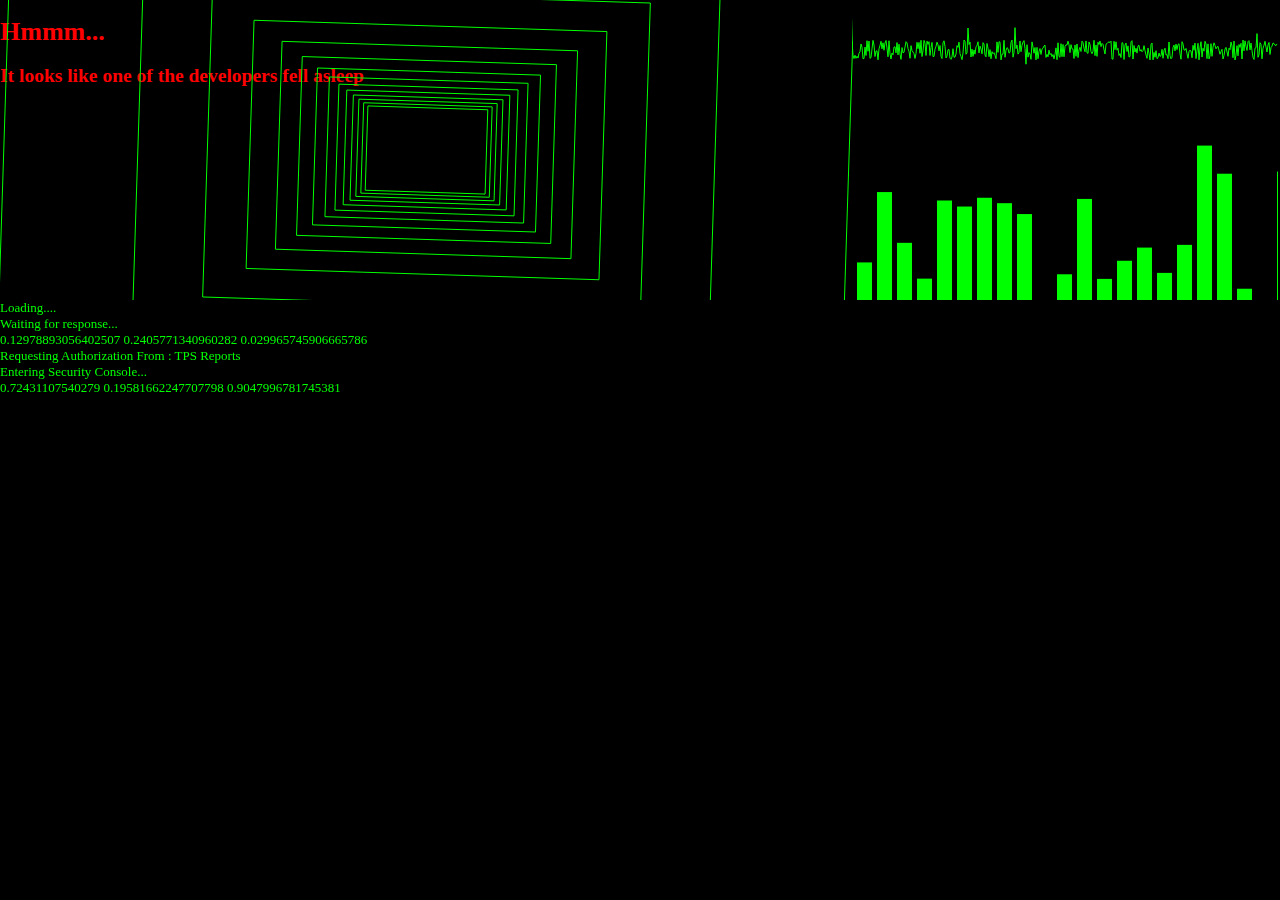
<file: index.html>
<!DOCTYPE html>
<html lang="en">
<head>
    <meta charset="UTF-8">
    <meta http-equiv="X-UA-Compatible" content="IE=edge">
    <meta name="viewport" content="width=device-width, initial-scale=1.0">
    <link rel="stylesheet" href="style.css">
    <link rel="icon" href="img.jpg">
    <title>Yuvi</title>
</head>
<body>
    <div class="txt">
         <h1>Hmmm...</h1>
         <h2>It looks like one of the developers fell asleep</h2>
    </div>
    <canvas class='hacker-3d-shiz'></canvas>
    <canvas class='bars-and-stuff'></canvas>
    <div class="output-console"></div>

    
    <script src="script.js"></script>
</body>
</html>
</file>
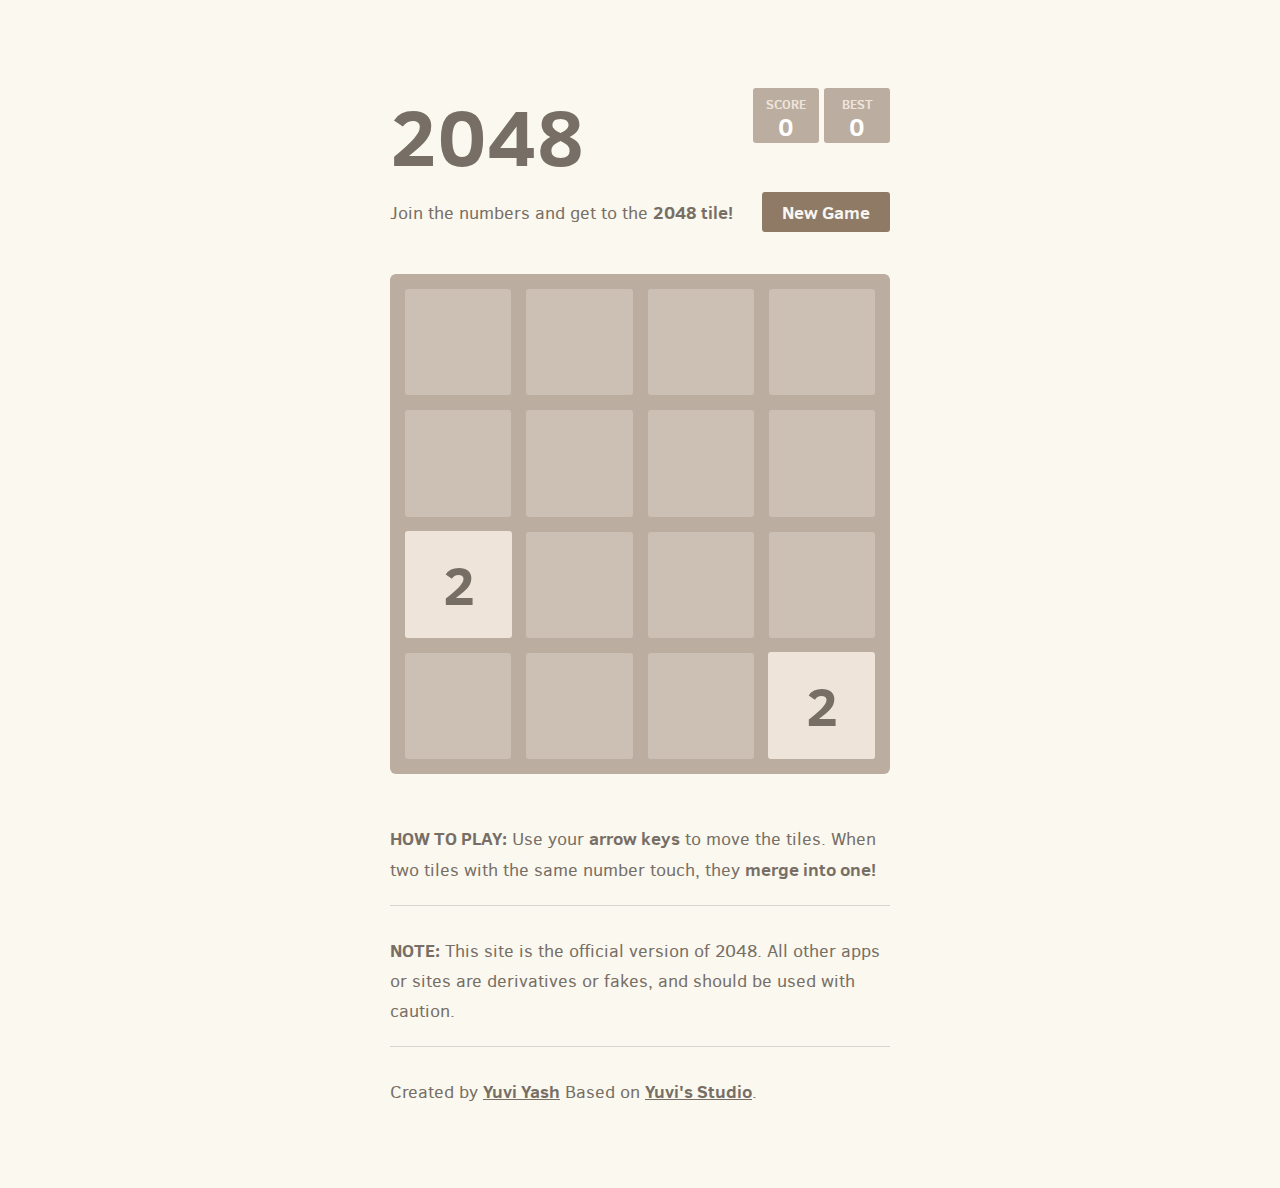
<file: 2048/index.html>
<!DOCTYPE html>
<html>
<head>
  <meta charset="utf-8">
  <title>2048 by Yuvi</title>

  <link href="style/main.css" rel="stylesheet" type="text/css">
  <link rel="shortcut icon" href="favicon.ico">
  <link rel="apple-touch-icon" href="meta/apple-touch-icon.png">
  <link rel="apple-touch-startup-image" href="meta/apple-touch-startup-image-640x1096.png" media="(device-width: 320px) and (device-height: 568px) and (-webkit-device-pixel-ratio: 2)"> <!-- iPhone 5+ -->
  <link rel="apple-touch-startup-image" href="meta/apple-touch-startup-image-640x920.png"  media="(device-width: 320px) and (device-height: 480px) and (-webkit-device-pixel-ratio: 2)"> <!-- iPhone, retina -->
  <meta name="apple-mobile-web-app-capable" content="yes">
  <meta name="apple-mobile-web-app-status-bar-style" content="black">

  <meta name="HandheldFriendly" content="True">
  <meta name="MobileOptimized" content="320">
  <meta name="viewport" content="width=device-width, target-densitydpi=160dpi, initial-scale=1.0, maximum-scale=1, user-scalable=no, minimal-ui">
</head>
<body>
  <div class="container">
    <div class="heading">
      <h1 class="title">2048</h1>
      <div class="scores-container">
        <div class="score-container">0</div>
        <div class="best-container">0</div>
      </div>
    </div>

    <div class="above-game">
      <p class="game-intro">Join the numbers and get to the <strong>2048 tile!</strong></p>
      <a class="restart-button">New Game</a>
    </div>

    <div class="game-container">
      <div class="game-message">
        <p></p>
        <div class="lower">
	        <a class="keep-playing-button">Keep going</a>
          <a class="retry-button">Try again</a>
        </div>
      </div>

      <div class="grid-container">
        <div class="grid-row">
          <div class="grid-cell"></div>
          <div class="grid-cell"></div>
          <div class="grid-cell"></div>
          <div class="grid-cell"></div>
        </div>
        <div class="grid-row">
          <div class="grid-cell"></div>
          <div class="grid-cell"></div>
          <div class="grid-cell"></div>
          <div class="grid-cell"></div>
        </div>
        <div class="grid-row">
          <div class="grid-cell"></div>
          <div class="grid-cell"></div>
          <div class="grid-cell"></div>
          <div class="grid-cell"></div>
        </div>
        <div class="grid-row">
          <div class="grid-cell"></div>
          <div class="grid-cell"></div>
          <div class="grid-cell"></div>
          <div class="grid-cell"></div>
        </div>
      </div>

      <div class="tile-container">

      </div>
    </div>

    <p class="game-explanation">
      <strong class="important">How to play:</strong> Use your <strong>arrow keys</strong> to move the tiles. When two tiles with the same number touch, they <strong>merge into one!</strong>
    </p>
    <hr>
    <p>
    <strong class="important">Note:</strong> This site is the official version of 2048. All other apps or sites are derivatives or fakes, and should be used with caution.
    </p>
    <hr>
    <p>
    Created by <a href="http://yuviyash.com" target="_blank">Yuvi Yash</a> Based on <a href="https://yuviyash.com/studio" target="_blank">Yuvi's Studio</a>.
    </p>
  </div>

  <script src="js/bind_polyfill.js"></script>
  <script src="js/classlist_polyfill.js"></script>
  <script src="js/animframe_polyfill.js"></script>
  <script src="js/keyboard_input_manager.js"></script>
  <script src="js/html_actuator.js"></script>
  <script src="js/grid.js"></script>
  <script src="js/tile.js"></script>
  <script src="js/local_storage_manager.js"></script>
  <script src="js/game_manager.js"></script>
  <script src="js/application.js"></script>
</body>
</html>
</file>
<file: style.css>
@font-face {
  font-family: 'Source Code Pro';
  font-style: normal;
  font-weight: 400;
  src: local('Source Code Pro'), local('SourceCodePro-Regular'), url(https://themes.googleusercontent.com/static/fonts/sourcecodepro/v4/mrl8jkM18OlOQN8JLgasDxM0YzuT7MdOe03otPbuUS0.woff) format('woff');
}

body {
    font-family: Source Code Pro;
    background:#000;
    color: #00FF00;
    margin:0;
    font-size: 13px;
}
canvas {
    position:absolute;
    top:0;
    left:0;
}
.bars-and-stuff{
    left:66.6%;
}

.output-console {
    position:fixed;
    overflow:hidden;
}
p{margin:0}

.txt{
    color: red;
}
</file>
<file: 2048/style/main.css>
@import url(fonts/clear-sans.css);
html, body {
  margin: 0;
  padding: 0;
  background: #faf8ef;
  color: #776e65;
  font-family: "Clear Sans", "Helvetica Neue", Arial, sans-serif;
  font-size: 18px; }

body {
  margin: 80px 0; }

.heading:after {
  content: "";
  display: block;
  clear: both; }

h1.title {
  font-size: 80px;
  font-weight: bold;
  margin: 0;
  display: block;
  float: left; }

@-webkit-keyframes move-up {
  0% {
    top: 25px;
    opacity: 1; }

  100% {
    top: -50px;
    opacity: 0; } }
@-moz-keyframes move-up {
  0% {
    top: 25px;
    opacity: 1; }

  100% {
    top: -50px;
    opacity: 0; } }
@keyframes move-up {
  0% {
    top: 25px;
    opacity: 1; }

  100% {
    top: -50px;
    opacity: 0; } }
.scores-container {
  float: right;
  text-align: right; }

.score-container, .best-container {
  position: relative;
  display: inline-block;
  background: #bbada0;
  padding: 15px 25px;
  font-size: 25px;
  height: 25px;
  line-height: 47px;
  font-weight: bold;
  border-radius: 3px;
  color: white;
  margin-top: 8px;
  text-align: center; }
  .score-container:after, .best-container:after {
    position: absolute;
    width: 100%;
    top: 10px;
    left: 0;
    text-transform: uppercase;
    font-size: 13px;
    line-height: 13px;
    text-align: center;
    color: #eee4da; }
  .score-container .score-addition, .best-container .score-addition {
    position: absolute;
    right: 30px;
    color: red;
    font-size: 25px;
    line-height: 25px;
    font-weight: bold;
    color: rgba(119, 110, 101, 0.9);
    z-index: 100;
    -webkit-animation: move-up 600ms ease-in;
    -moz-animation: move-up 600ms ease-in;
    animation: move-up 600ms ease-in;
    -webkit-animation-fill-mode: both;
    -moz-animation-fill-mode: both;
    animation-fill-mode: both; }

.score-container:after {
  content: "Score"; }

.best-container:after {
  content: "Best"; }

p {
  margin-top: 0;
  margin-bottom: 10px;
  line-height: 1.65; }

a {
  color: #776e65;
  font-weight: bold;
  text-decoration: underline;
  cursor: pointer; }

strong.important {
  text-transform: uppercase; }

hr {
  border: none;
  border-bottom: 1px solid #d8d4d0;
  margin-top: 20px;
  margin-bottom: 30px; }

.container {
  width: 500px;
  margin: 0 auto; }

@-webkit-keyframes fade-in {
  0% {
    opacity: 0; }

  100% {
    opacity: 1; } }
@-moz-keyframes fade-in {
  0% {
    opacity: 0; }

  100% {
    opacity: 1; } }
@keyframes fade-in {
  0% {
    opacity: 0; }

  100% {
    opacity: 1; } }
.game-container {
  margin-top: 40px;
  position: relative;
  padding: 15px;
  cursor: default;
  -webkit-touch-callout: none;
  -ms-touch-callout: none;
  -webkit-user-select: none;
  -moz-user-select: none;
  -ms-user-select: none;
  -ms-touch-action: none;
  touch-action: none;
  background: #bbada0;
  border-radius: 6px;
  width: 500px;
  height: 500px;
  -webkit-box-sizing: border-box;
  -moz-box-sizing: border-box;
  box-sizing: border-box; }
  .game-container .game-message {
    display: none;
    position: absolute;
    top: 0;
    right: 0;
    bottom: 0;
    left: 0;
    background: rgba(238, 228, 218, 0.5);
    z-index: 100;
    text-align: center;
    -webkit-animation: fade-in 800ms ease 1200ms;
    -moz-animation: fade-in 800ms ease 1200ms;
    animation: fade-in 800ms ease 1200ms;
    -webkit-animation-fill-mode: both;
    -moz-animation-fill-mode: both;
    animation-fill-mode: both; }
    .game-container .game-message p {
      font-size: 60px;
      font-weight: bold;
      height: 60px;
      line-height: 60px;
      margin-top: 222px; }
    .game-container .game-message .lower {
      display: block;
      margin-top: 59px; }
    .game-container .game-message a {
      display: inline-block;
      background: #8f7a66;
      border-radius: 3px;
      padding: 0 20px;
      text-decoration: none;
      color: #f9f6f2;
      height: 40px;
      line-height: 42px;
      margin-left: 9px; }
      .game-container .game-message a.keep-playing-button {
        display: none; }
    .game-container .game-message.game-won {
      background: rgba(237, 194, 46, 0.5);
      color: #f9f6f2; }
      .game-container .game-message.game-won a.keep-playing-button {
        display: inline-block; }
    .game-container .game-message.game-won, .game-container .game-message.game-over {
      display: block; }

.grid-container {
  position: absolute;
  z-index: 1; }

.grid-row {
  margin-bottom: 15px; }
  .grid-row:last-child {
    margin-bottom: 0; }
  .grid-row:after {
    content: "";
    display: block;
    clear: both; }

.grid-cell {
  width: 106.25px;
  height: 106.25px;
  margin-right: 15px;
  float: left;
  border-radius: 3px;
  background: rgba(238, 228, 218, 0.35); }
  .grid-cell:last-child {
    margin-right: 0; }

.tile-container {
  position: absolute;
  z-index: 2; }

.tile, .tile .tile-inner {
  width: 107px;
  height: 107px;
  line-height: 107px; }
.tile.tile-position-1-1 {
  -webkit-transform: translate(0px, 0px);
  -moz-transform: translate(0px, 0px);
  -ms-transform: translate(0px, 0px);
  transform: translate(0px, 0px); }
.tile.tile-position-1-2 {
  -webkit-transform: translate(0px, 121px);
  -moz-transform: translate(0px, 121px);
  -ms-transform: translate(0px, 121px);
  transform: translate(0px, 121px); }
.tile.tile-position-1-3 {
  -webkit-transform: translate(0px, 242px);
  -moz-transform: translate(0px, 242px);
  -ms-transform: translate(0px, 242px);
  transform: translate(0px, 242px); }
.tile.tile-position-1-4 {
  -webkit-transform: translate(0px, 363px);
  -moz-transform: translate(0px, 363px);
  -ms-transform: translate(0px, 363px);
  transform: translate(0px, 363px); }
.tile.tile-position-2-1 {
  -webkit-transform: translate(121px, 0px);
  -moz-transform: translate(121px, 0px);
  -ms-transform: translate(121px, 0px);
  transform: translate(121px, 0px); }
.tile.tile-position-2-2 {
  -webkit-transform: translate(121px, 121px);
  -moz-transform: translate(121px, 121px);
  -ms-transform: translate(121px, 121px);
  transform: translate(121px, 121px); }
.tile.tile-position-2-3 {
  -webkit-transform: translate(121px, 242px);
  -moz-transform: translate(121px, 242px);
  -ms-transform: translate(121px, 242px);
  transform: translate(121px, 242px); }
.tile.tile-position-2-4 {
  -webkit-transform: translate(121px, 363px);
  -moz-transform: translate(121px, 363px);
  -ms-transform: translate(121px, 363px);
  transform: translate(121px, 363px); }
.tile.tile-position-3-1 {
  -webkit-transform: translate(242px, 0px);
  -moz-transform: translate(242px, 0px);
  -ms-transform: translate(242px, 0px);
  transform: translate(242px, 0px); }
.tile.tile-position-3-2 {
  -webkit-transform: translate(242px, 121px);
  -moz-transform: translate(242px, 121px);
  -ms-transform: translate(242px, 121px);
  transform: translate(242px, 121px); }
.tile.tile-position-3-3 {
  -webkit-transform: translate(242px, 242px);
  -moz-transform: translate(242px, 242px);
  -ms-transform: translate(242px, 242px);
  transform: translate(242px, 242px); }
.tile.tile-position-3-4 {
  -webkit-transform: translate(242px, 363px);
  -moz-transform: translate(242px, 363px);
  -ms-transform: translate(242px, 363px);
  transform: translate(242px, 363px); }
.tile.tile-position-4-1 {
  -webkit-transform: translate(363px, 0px);
  -moz-transform: translate(363px, 0px);
  -ms-transform: translate(363px, 0px);
  transform: translate(363px, 0px); }
.tile.tile-position-4-2 {
  -webkit-transform: translate(363px, 121px);
  -moz-transform: translate(363px, 121px);
  -ms-transform: translate(363px, 121px);
  transform: translate(363px, 121px); }
.tile.tile-position-4-3 {
  -webkit-transform: translate(363px, 242px);
  -moz-transform: translate(363px, 242px);
  -ms-transform: translate(363px, 242px);
  transform: translate(363px, 242px); }
.tile.tile-position-4-4 {
  -webkit-transform: translate(363px, 363px);
  -moz-transform: translate(363px, 363px);
  -ms-transform: translate(363px, 363px);
  transform: translate(363px, 363px); }

.tile {
  position: absolute;
  -webkit-transition: 100ms ease-in-out;
  -moz-transition: 100ms ease-in-out;
  transition: 100ms ease-in-out;
  -webkit-transition-property: -webkit-transform;
  -moz-transition-property: -moz-transform;
  transition-property: transform; }
  .tile .tile-inner {
    border-radius: 3px;
    background: #eee4da;
    text-align: center;
    font-weight: bold;
    z-index: 10;
    font-size: 55px; }
  .tile.tile-2 .tile-inner {
    background: #eee4da;
    box-shadow: 0 0 30px 10px rgba(243, 215, 116, 0), inset 0 0 0 1px rgba(255, 255, 255, 0); }
  .tile.tile-4 .tile-inner {
    background: #ede0c8;
    box-shadow: 0 0 30px 10px rgba(243, 215, 116, 0), inset 0 0 0 1px rgba(255, 255, 255, 0); }
  .tile.tile-8 .tile-inner {
    color: #f9f6f2;
    background: #f2b179; }
  .tile.tile-16 .tile-inner {
    color: #f9f6f2;
    background: #f59563; }
  .tile.tile-32 .tile-inner {
    color: #f9f6f2;
    background: #f67c5f; }
  .tile.tile-64 .tile-inner {
    color: #f9f6f2;
    background: #f65e3b; }
  .tile.tile-128 .tile-inner {
    color: #f9f6f2;
    background: #edcf72;
    box-shadow: 0 0 30px 10px rgba(243, 215, 116, 0.2381), inset 0 0 0 1px rgba(255, 255, 255, 0.14286);
    font-size: 45px; }
    @media screen and (max-width: 520px) {
      .tile.tile-128 .tile-inner {
        font-size: 25px; } }
  .tile.tile-256 .tile-inner {
    color: #f9f6f2;
    background: #edcc61;
    box-shadow: 0 0 30px 10px rgba(243, 215, 116, 0.31746), inset 0 0 0 1px rgba(255, 255, 255, 0.19048);
    font-size: 45px; }
    @media screen and (max-width: 520px) {
      .tile.tile-256 .tile-inner {
        font-size: 25px; } }
  .tile.tile-512 .tile-inner {
    color: #f9f6f2;
    background: #edc850;
    box-shadow: 0 0 30px 10px rgba(243, 215, 116, 0.39683), inset 0 0 0 1px rgba(255, 255, 255, 0.2381);
    font-size: 45px; }
    @media screen and (max-width: 520px) {
      .tile.tile-512 .tile-inner {
        font-size: 25px; } }
  .tile.tile-1024 .tile-inner {
    color: #f9f6f2;
    background: #edc53f;
    box-shadow: 0 0 30px 10px rgba(243, 215, 116, 0.47619), inset 0 0 0 1px rgba(255, 255, 255, 0.28571);
    font-size: 35px; }
    @media screen and (max-width: 520px) {
      .tile.tile-1024 .tile-inner {
        font-size: 15px; } }
  .tile.tile-2048 .tile-inner {
    color: #f9f6f2;
    background: #edc22e;
    box-shadow: 0 0 30px 10px rgba(243, 215, 116, 0.55556), inset 0 0 0 1px rgba(255, 255, 255, 0.33333);
    font-size: 35px; }
    @media screen and (max-width: 520px) {
      .tile.tile-2048 .tile-inner {
        font-size: 15px; } }
  .tile.tile-super .tile-inner {
    color: #f9f6f2;
    background: #3c3a32;
    font-size: 30px; }
    @media screen and (max-width: 520px) {
      .tile.tile-super .tile-inner {
        font-size: 10px; } }

@-webkit-keyframes appear {
  0% {
    opacity: 0;
    -webkit-transform: scale(0);
    -moz-transform: scale(0);
    -ms-transform: scale(0);
    transform: scale(0); }

  100% {
    opacity: 1;
    -webkit-transform: scale(1);
    -moz-transform: scale(1);
    -ms-transform: scale(1);
    transform: scale(1); } }
@-moz-keyframes appear {
  0% {
    opacity: 0;
    -webkit-transform: scale(0);
    -moz-transform: scale(0);
    -ms-transform: scale(0);
    transform: scale(0); }

  100% {
    opacity: 1;
    -webkit-transform: scale(1);
    -moz-transform: scale(1);
    -ms-transform: scale(1);
    transform: scale(1); } }
@keyframes appear {
  0% {
    opacity: 0;
    -webkit-transform: scale(0);
    -moz-transform: scale(0);
    -ms-transform: scale(0);
    transform: scale(0); }

  100% {
    opacity: 1;
    -webkit-transform: scale(1);
    -moz-transform: scale(1);
    -ms-transform: scale(1);
    transform: scale(1); } }
.tile-new .tile-inner {
  -webkit-animation: appear 200ms ease 100ms;
  -moz-animation: appear 200ms ease 100ms;
  animation: appear 200ms ease 100ms;
  -webkit-animation-fill-mode: backwards;
  -moz-animation-fill-mode: backwards;
  animation-fill-mode: backwards; }

@-webkit-keyframes pop {
  0% {
    -webkit-transform: scale(0);
    -moz-transform: scale(0);
    -ms-transform: scale(0);
    transform: scale(0); }

  50% {
    -webkit-transform: scale(1.2);
    -moz-transform: scale(1.2);
    -ms-transform: scale(1.2);
    transform: scale(1.2); }

  100% {
    -webkit-transform: scale(1);
    -moz-transform: scale(1);
    -ms-transform: scale(1);
    transform: scale(1); } }
@-moz-keyframes pop {
  0% {
    -webkit-transform: scale(0);
    -moz-transform: scale(0);
    -ms-transform: scale(0);
    transform: scale(0); }

  50% {
    -webkit-transform: scale(1.2);
    -moz-transform: scale(1.2);
    -ms-transform: scale(1.2);
    transform: scale(1.2); }

  100% {
    -webkit-transform: scale(1);
    -moz-transform: scale(1);
    -ms-transform: scale(1);
    transform: scale(1); } }
@keyframes pop {
  0% {
    -webkit-transform: scale(0);
    -moz-transform: scale(0);
    -ms-transform: scale(0);
    transform: scale(0); }

  50% {
    -webkit-transform: scale(1.2);
    -moz-transform: scale(1.2);
    -ms-transform: scale(1.2);
    transform: scale(1.2); }

  100% {
    -webkit-transform: scale(1);
    -moz-transform: scale(1);
    -ms-transform: scale(1);
    transform: scale(1); } }
.tile-merged .tile-inner {
  z-index: 20;
  -webkit-animation: pop 200ms ease 100ms;
  -moz-animation: pop 200ms ease 100ms;
  animation: pop 200ms ease 100ms;
  -webkit-animation-fill-mode: backwards;
  -moz-animation-fill-mode: backwards;
  animation-fill-mode: backwards; }

.above-game:after {
  content: "";
  display: block;
  clear: both; }

.game-intro {
  float: left;
  line-height: 42px;
  margin-bottom: 0; }

.restart-button {
  display: inline-block;
  background: #8f7a66;
  border-radius: 3px;
  padding: 0 20px;
  text-decoration: none;
  color: #f9f6f2;
  height: 40px;
  line-height: 42px;
  display: block;
  text-align: center;
  float: right; }

.game-explanation {
  margin-top: 50px; }

@media screen and (max-width: 520px) {
  html, body {
    font-size: 15px; }

  body {
    margin: 20px 0;
    padding: 0 20px; }

  h1.title {
    font-size: 27px;
    margin-top: 15px; }

  .container {
    width: 280px;
    margin: 0 auto; }

  .score-container, .best-container {
    margin-top: 0;
    padding: 15px 10px;
    min-width: 40px; }

  .heading {
    margin-bottom: 10px; }

  .game-intro {
    width: 55%;
    display: block;
    box-sizing: border-box;
    line-height: 1.65; }

  .restart-button {
    width: 42%;
    padding: 0;
    display: block;
    box-sizing: border-box;
    margin-top: 2px; }

  .game-container {
    margin-top: 17px;
    position: relative;
    padding: 10px;
    cursor: default;
    -webkit-touch-callout: none;
    -ms-touch-callout: none;
    -webkit-user-select: none;
    -moz-user-select: none;
    -ms-user-select: none;
    -ms-touch-action: none;
    touch-action: none;
    background: #bbada0;
    border-radius: 6px;
    width: 280px;
    height: 280px;
    -webkit-box-sizing: border-box;
    -moz-box-sizing: border-box;
    box-sizing: border-box; }
    .game-container .game-message {
      display: none;
      position: absolute;
      top: 0;
      right: 0;
      bottom: 0;
      left: 0;
      background: rgba(238, 228, 218, 0.5);
      z-index: 100;
      text-align: center;
      -webkit-animation: fade-in 800ms ease 1200ms;
      -moz-animation: fade-in 800ms ease 1200ms;
      animation: fade-in 800ms ease 1200ms;
      -webkit-animation-fill-mode: both;
      -moz-animation-fill-mode: both;
      animation-fill-mode: both; }
      .game-container .game-message p {
        font-size: 60px;
        font-weight: bold;
        height: 60px;
        line-height: 60px;
        margin-top: 222px; }
      .game-container .game-message .lower {
        display: block;
        margin-top: 59px; }
      .game-container .game-message a {
        display: inline-block;
        background: #8f7a66;
        border-radius: 3px;
        padding: 0 20px;
        text-decoration: none;
        color: #f9f6f2;
        height: 40px;
        line-height: 42px;
        margin-left: 9px; }
        .game-container .game-message a.keep-playing-button {
          display: none; }
      .game-container .game-message.game-won {
        background: rgba(237, 194, 46, 0.5);
        color: #f9f6f2; }
        .game-container .game-message.game-won a.keep-playing-button {
          display: inline-block; }
      .game-container .game-message.game-won, .game-container .game-message.game-over {
        display: block; }

  .grid-container {
    position: absolute;
    z-index: 1; }

  .grid-row {
    margin-bottom: 10px; }
    .grid-row:last-child {
      margin-bottom: 0; }
    .grid-row:after {
      content: "";
      display: block;
      clear: both; }

  .grid-cell {
    width: 57.5px;
    height: 57.5px;
    margin-right: 10px;
    float: left;
    border-radius: 3px;
    background: rgba(238, 228, 218, 0.35); }
    .grid-cell:last-child {
      margin-right: 0; }

  .tile-container {
    position: absolute;
    z-index: 2; }

  .tile, .tile .tile-inner {
    width: 58px;
    height: 58px;
    line-height: 58px; }
  .tile.tile-position-1-1 {
    -webkit-transform: translate(0px, 0px);
    -moz-transform: translate(0px, 0px);
    -ms-transform: translate(0px, 0px);
    transform: translate(0px, 0px); }
  .tile.tile-position-1-2 {
    -webkit-transform: translate(0px, 67px);
    -moz-transform: translate(0px, 67px);
    -ms-transform: translate(0px, 67px);
    transform: translate(0px, 67px); }
  .tile.tile-position-1-3 {
    -webkit-transform: translate(0px, 135px);
    -moz-transform: translate(0px, 135px);
    -ms-transform: translate(0px, 135px);
    transform: translate(0px, 135px); }
  .tile.tile-position-1-4 {
    -webkit-transform: translate(0px, 202px);
    -moz-transform: translate(0px, 202px);
    -ms-transform: translate(0px, 202px);
    transform: translate(0px, 202px); }
  .tile.tile-position-2-1 {
    -webkit-transform: translate(67px, 0px);
    -moz-transform: translate(67px, 0px);
    -ms-transform: translate(67px, 0px);
    transform: translate(67px, 0px); }
  .tile.tile-position-2-2 {
    -webkit-transform: translate(67px, 67px);
    -moz-transform: translate(67px, 67px);
    -ms-transform: translate(67px, 67px);
    transform: translate(67px, 67px); }
  .tile.tile-position-2-3 {
    -webkit-transform: translate(67px, 135px);
    -moz-transform: translate(67px, 135px);
    -ms-transform: translate(67px, 135px);
    transform: translate(67px, 135px); }
  .tile.tile-position-2-4 {
    -webkit-transform: translate(67px, 202px);
    -moz-transform: translate(67px, 202px);
    -ms-transform: translate(67px, 202px);
    transform: translate(67px, 202px); }
  .tile.tile-position-3-1 {
    -webkit-transform: translate(135px, 0px);
    -moz-transform: translate(135px, 0px);
    -ms-transform: translate(135px, 0px);
    transform: translate(135px, 0px); }
  .tile.tile-position-3-2 {
    -webkit-transform: translate(135px, 67px);
    -moz-transform: translate(135px, 67px);
    -ms-transform: translate(135px, 67px);
    transform: translate(135px, 67px); }
  .tile.tile-position-3-3 {
    -webkit-transform: translate(135px, 135px);
    -moz-transform: translate(135px, 135px);
    -ms-transform: translate(135px, 135px);
    transform: translate(135px, 135px); }
  .tile.tile-position-3-4 {
    -webkit-transform: translate(135px, 202px);
    -moz-transform: translate(135px, 202px);
    -ms-transform: translate(135px, 202px);
    transform: translate(135px, 202px); }
  .tile.tile-position-4-1 {
    -webkit-transform: translate(202px, 0px);
    -moz-transform: translate(202px, 0px);
    -ms-transform: translate(202px, 0px);
    transform: translate(202px, 0px); }
  .tile.tile-position-4-2 {
    -webkit-transform: translate(202px, 67px);
    -moz-transform: translate(202px, 67px);
    -ms-transform: translate(202px, 67px);
    transform: translate(202px, 67px); }
  .tile.tile-position-4-3 {
    -webkit-transform: translate(202px, 135px);
    -moz-transform: translate(202px, 135px);
    -ms-transform: translate(202px, 135px);
    transform: translate(202px, 135px); }
  .tile.tile-position-4-4 {
    -webkit-transform: translate(202px, 202px);
    -moz-transform: translate(202px, 202px);
    -ms-transform: translate(202px, 202px);
    transform: translate(202px, 202px); }

  .tile .tile-inner {
    font-size: 35px; }

  .game-message p {
    font-size: 30px !important;
    height: 30px !important;
    line-height: 30px !important;
    margin-top: 90px !important; }
  .game-message .lower {
    margin-top: 30px !important; } }
</file>
